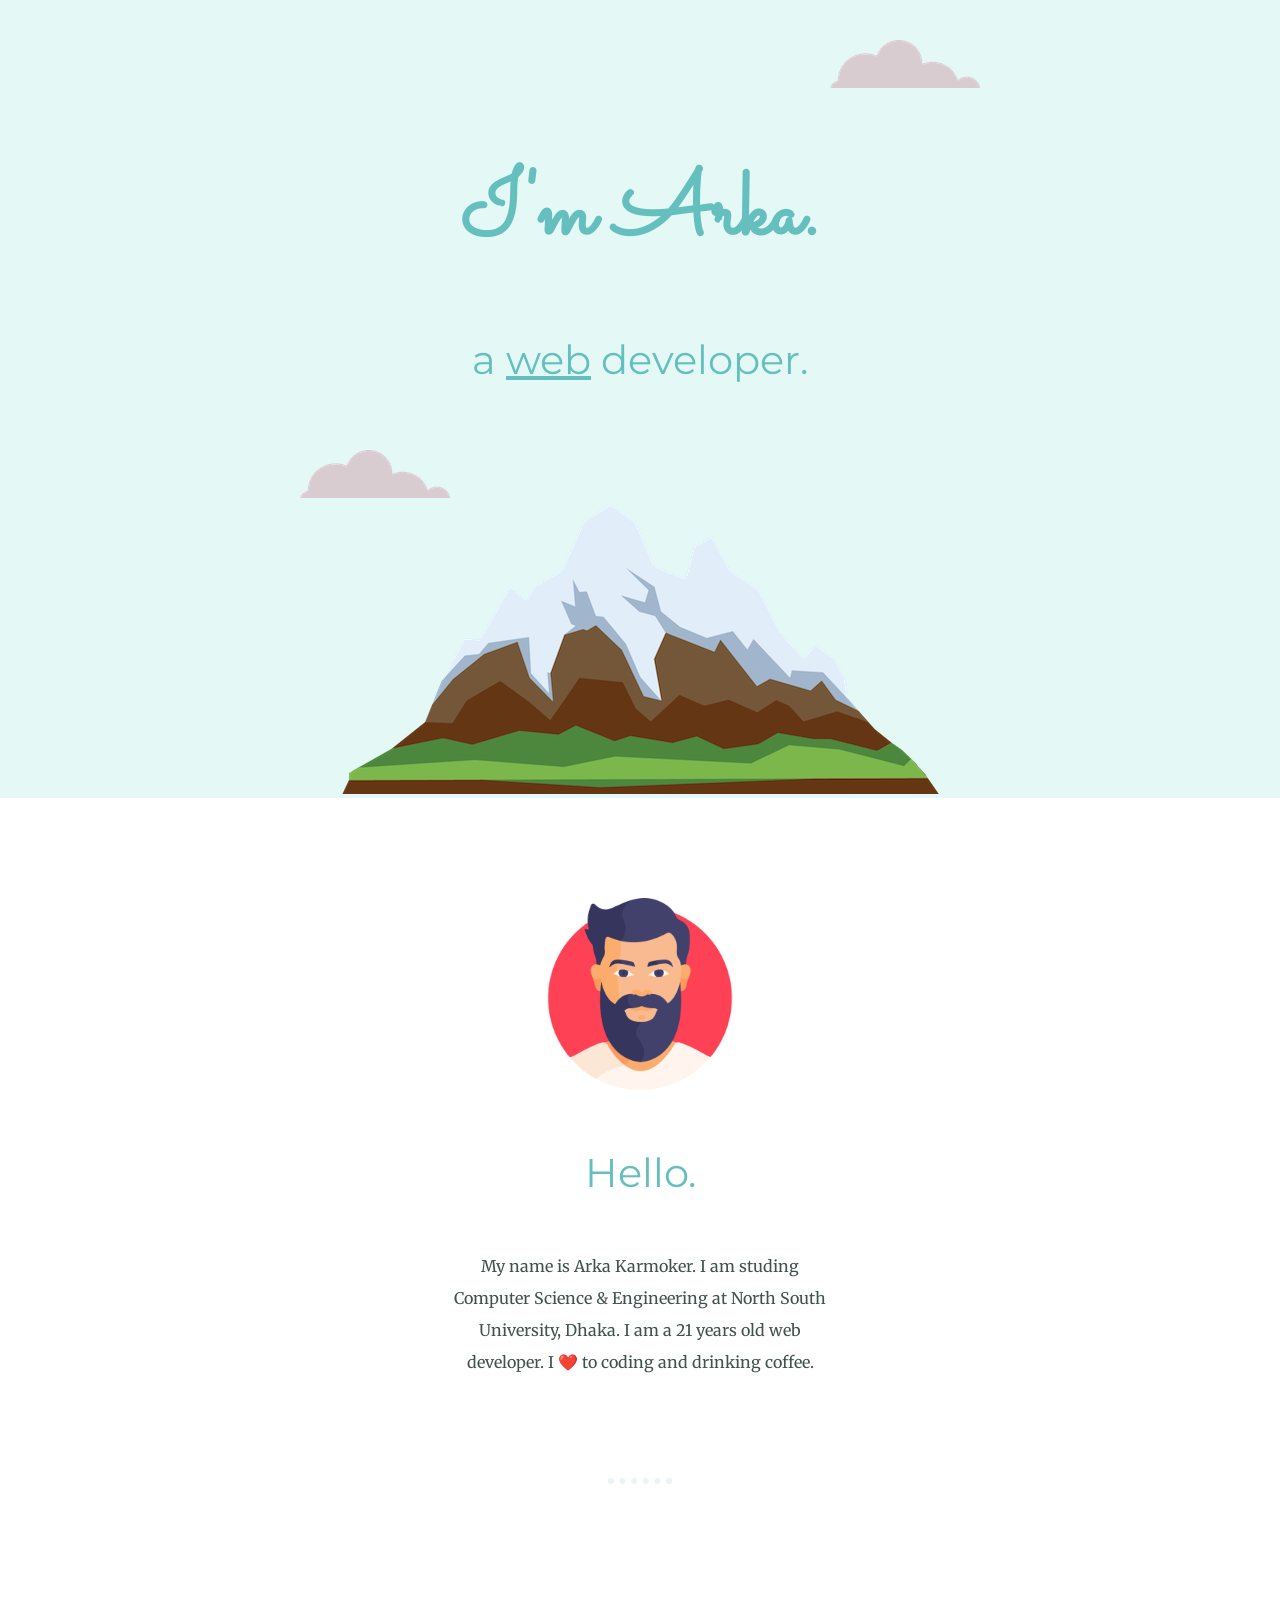
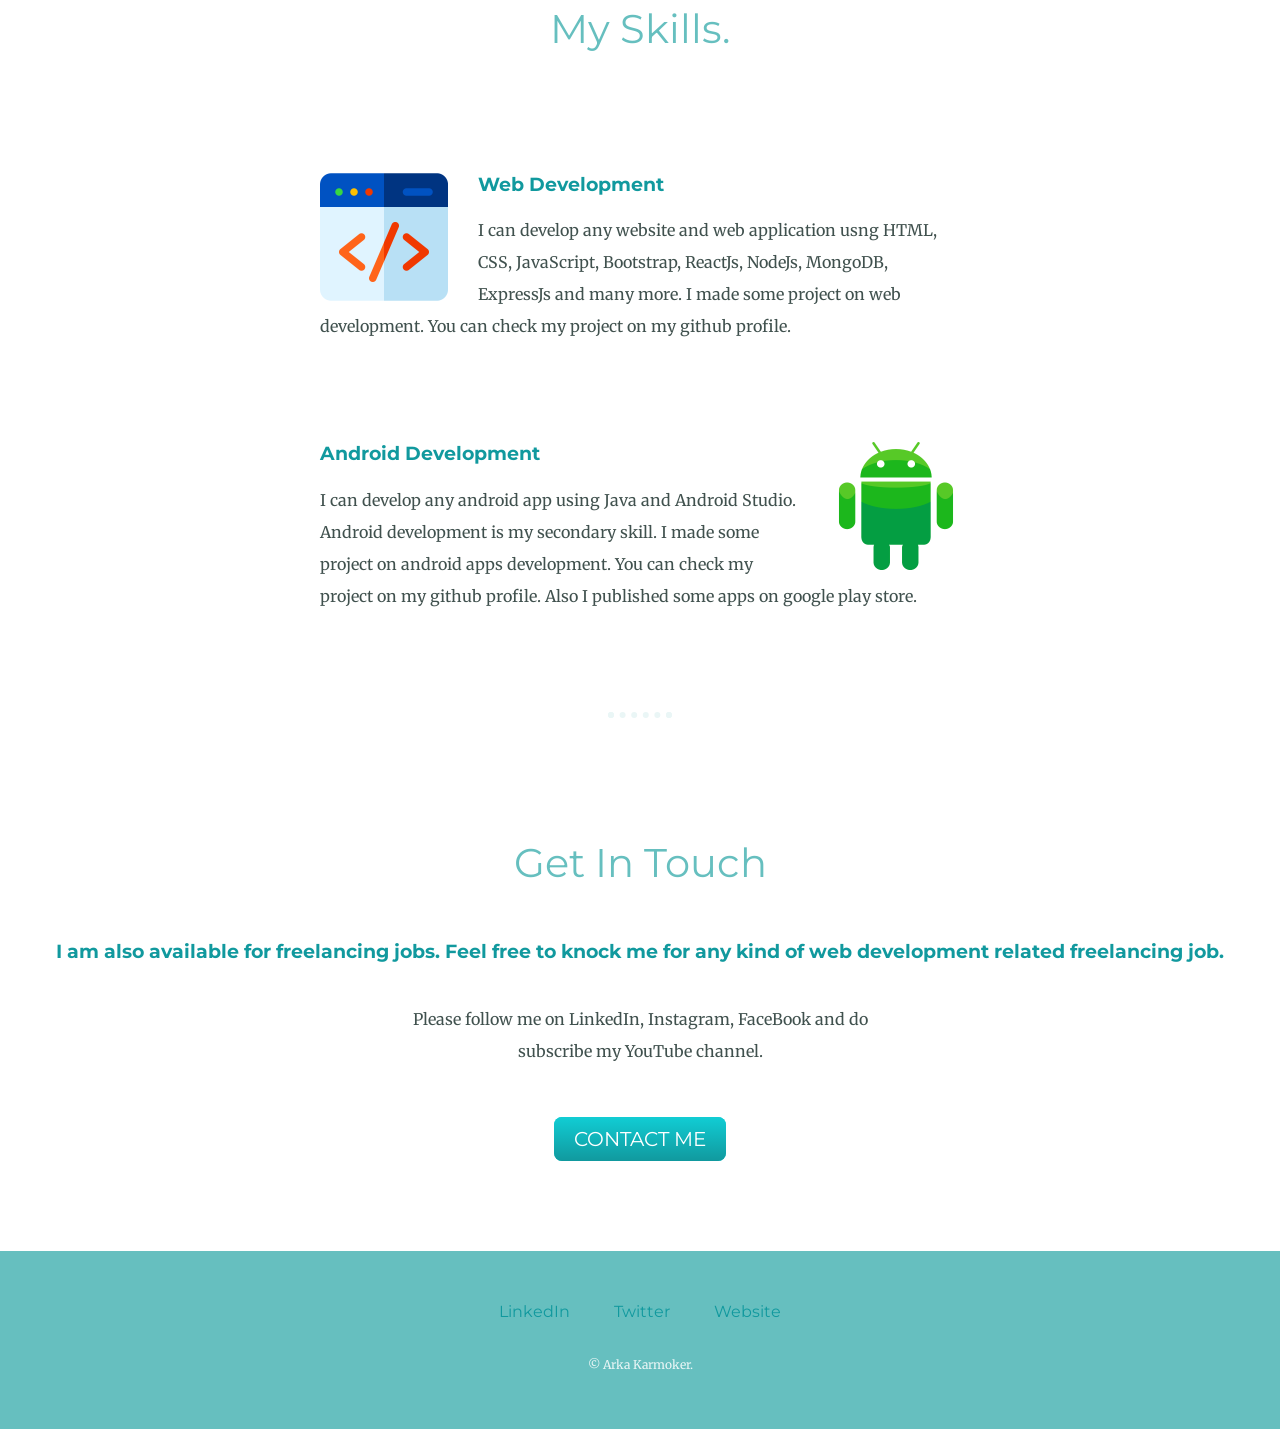
<file: My Personal Site/CSS - My Site/cv.html>
<!DOCTYPE html>
<html lang="en" dir="ltr">

<head>
  <meta charset="utf-8">
  <title>Arka Karmoker</title>
  <link rel="stylesheet" href="css/styles.css">
  <link rel="icon" href="favicon.ico?v=2">
  <link rel="preconnect" href="https://fonts.googleapis.com">
  <link rel="preconnect" href="https://fonts.gstatic.com" crossorigin>
  <link href="https://fonts.googleapis.com/css2?family=Merriweather&family=Montserrat&family=Sacramento&display=swap" rel="stylesheet">
</head>

<body>
  <div class="top-container">
    <img class="top-cloud" src="images/cloud.png" alt="cloud-img">
    <h1>I'm Arka.</h1>
    <h2>a <span class="web">web</span> developer.</h2>
    <img class="bottom-cloud " src="images/cloud.png" alt="cloud-img">
    <img src="images/mountain.png" alt="mountain-img">
  </div>
  <div class="middle-container">
    <div class="profile">
      <img class="icon" src="images\man.png" alt="man-img">

      <h2>Hello.</h2>
      <p class="intro">My name is Arka Karmoker. I am studing Computer Science & Engineering at North South University, Dhaka. I am a 21 years old web developer. I ❤️ to coding and drinking coffee.</p>
    </div>
    <hr>
    <div class="skills">
      <h2>My Skills.</h2>
      <div class="skill-row">
        <img class="web-development" src="images\web-development.png" alt="web-development-img">
        <h3>Web Development</h3>
        <p class="web-development-skill-description">I can develop any website and web application usng HTML, CSS, JavaScript, Bootstrap, ReactJs, NodeJs, MongoDB, ExpressJs and many more. I made some project on web development. You can check my
          project on my github profile.</p>
      </div>
      <div class="skill-row">
        <img class="android" src="images\android.png" alt="android-img">
        <h3>Android Development</h3>
        <p class="android-development-skill-description">I can develop any android app using Java and Android Studio. Android development is my secondary skill. I made some project on android apps development. You can check my project on my github
          profile. Also I published some apps on google play store.</p>
      </div>
    </div>
    <hr>
    <div class="contact-me">
      <h2>Get In Touch</h2>
      <h3>I am also available for freelancing jobs. Feel free to knock me for any kind of web development related freelancing job.</h3>
      <p class="contact-message">Please follow me on LinkedIn, Instagram, FaceBook and do subscribe my YouTube channel.</p>
      <a class="btn" href="mailto:name@email.com">CONTACT ME</a>
    </div>
  </div>


  <div class="bottom-container">
    <a class="footer-link" href="https://www.linkedin.com/">LinkedIn</a>
    <a class="footer-link" href="https://twitter.com/">Twitter</a>
    <a class="footer-link" href="https://www.appbrewery.co/">Website</a>
    <p class="copyright">© Arka Karmoker.</p>
  </div>

</body>

</html>
</file>
<file: My Personal Site/CSS - My Site/css/styles.css>
body {
  color: #40514E;
  margin: 0;
  text-align: center;
  font-family: 'Merriweather', serif;
}

h1 {
  color: #66BFBF;
  font-size: 5.625em;
  margin: 50px auto 0 auto;
  font-family: 'Sacramento', cursive;
}

h2 {
  color: #66BFBF;
  font-family: 'Montserrat', sans-serif;
  font-size: 2.5rem;
  font-weight: normal;
  padding: 20px;
}

h3 {
  font-family: 'Montserrat', sans-serif;
  color: #11999E;
}

p {
  line-height: 2;
}

.top-container {
  background-color: #E4F9F5;
  position: relative;
  padding-top: 100px;
}

.middle-container {
  margin: 100px 0;
}

.bottom-container {
  background-color: #66BFBF;
  padding: 50px 0 20px;
}

.web {
  text-decoration: underline;
}

.top-cloud {
  position: absolute;
  right: 300px;
  top: 40px;
}

.bottom-cloud {
  position: absolute;
  left: 300px;
  bottom: 300px;
}

.icon {
  width: 15%;
}

.web-development {
  width: 20%;
  float: left;
  margin-right: 30px;
}

.android {
  width: 20%;
  float: right;
  margin-left: 30px;
}


.skill-row {
  width: 50%;
  margin: 100px auto 100px auto;
  text-align: left;
}

hr {
  border: dotted #EAF6F6 6px;
  border-bottom: none;
  width: 4%;
  margin: 100px auto;
}

.intro {
  width: 30%;
  margin: auto;
}

.contact-message{
  width: 40%;
  margin: 40px auto 60px;
}

.btn {
  background: #11cdd4;
  background-image: -webkit-linear-gradient(top, #11cdd4, #11999e);
  background-image: -moz-linear-gradient(top, #11cdd4, #11999e);
  background-image: -ms-linear-gradient(top, #11cdd4, #11999e);
  background-image: -o-linear-gradient(top, #11cdd4, #11999e);
  background-image: linear-gradient(to bottom, #11cdd4, #11999e);
  -webkit-border-radius: 8;
  -moz-border-radius: 8;
  border-radius: 8px;
  font-family: 'Montserrat', sans-serif;
  color: #ffffff;
  font-size: 20px;
  padding: 10px 20px 10px 20px;
  text-decoration: none;
}

.btn:hover {
  background: #30e3cb;
  background-image: -webkit-linear-gradient(top, #30e3cb, #2bc4ad);
  background-image: -moz-linear-gradient(top, #30e3cb, #2bc4ad);
  background-image: -ms-linear-gradient(top, #30e3cb, #2bc4ad);
  background-image: -o-linear-gradient(top, #30e3cb, #2bc4ad);
  background-image: linear-gradient(to bottom, #30e3cb, #2bc4ad);
  text-decoration: none;
}

a{
  color: #11999E;
  font-family: 'Montserrat', sans-serif;
  margin: 10px 20px;
  text-decoration: none;
}

a:hover{
  color: #EAF6F6;
}

.copyright{
  color: #EAF6F6;
  font-size: 0.75rem;
  padding: 20px 0;
}
</file>
